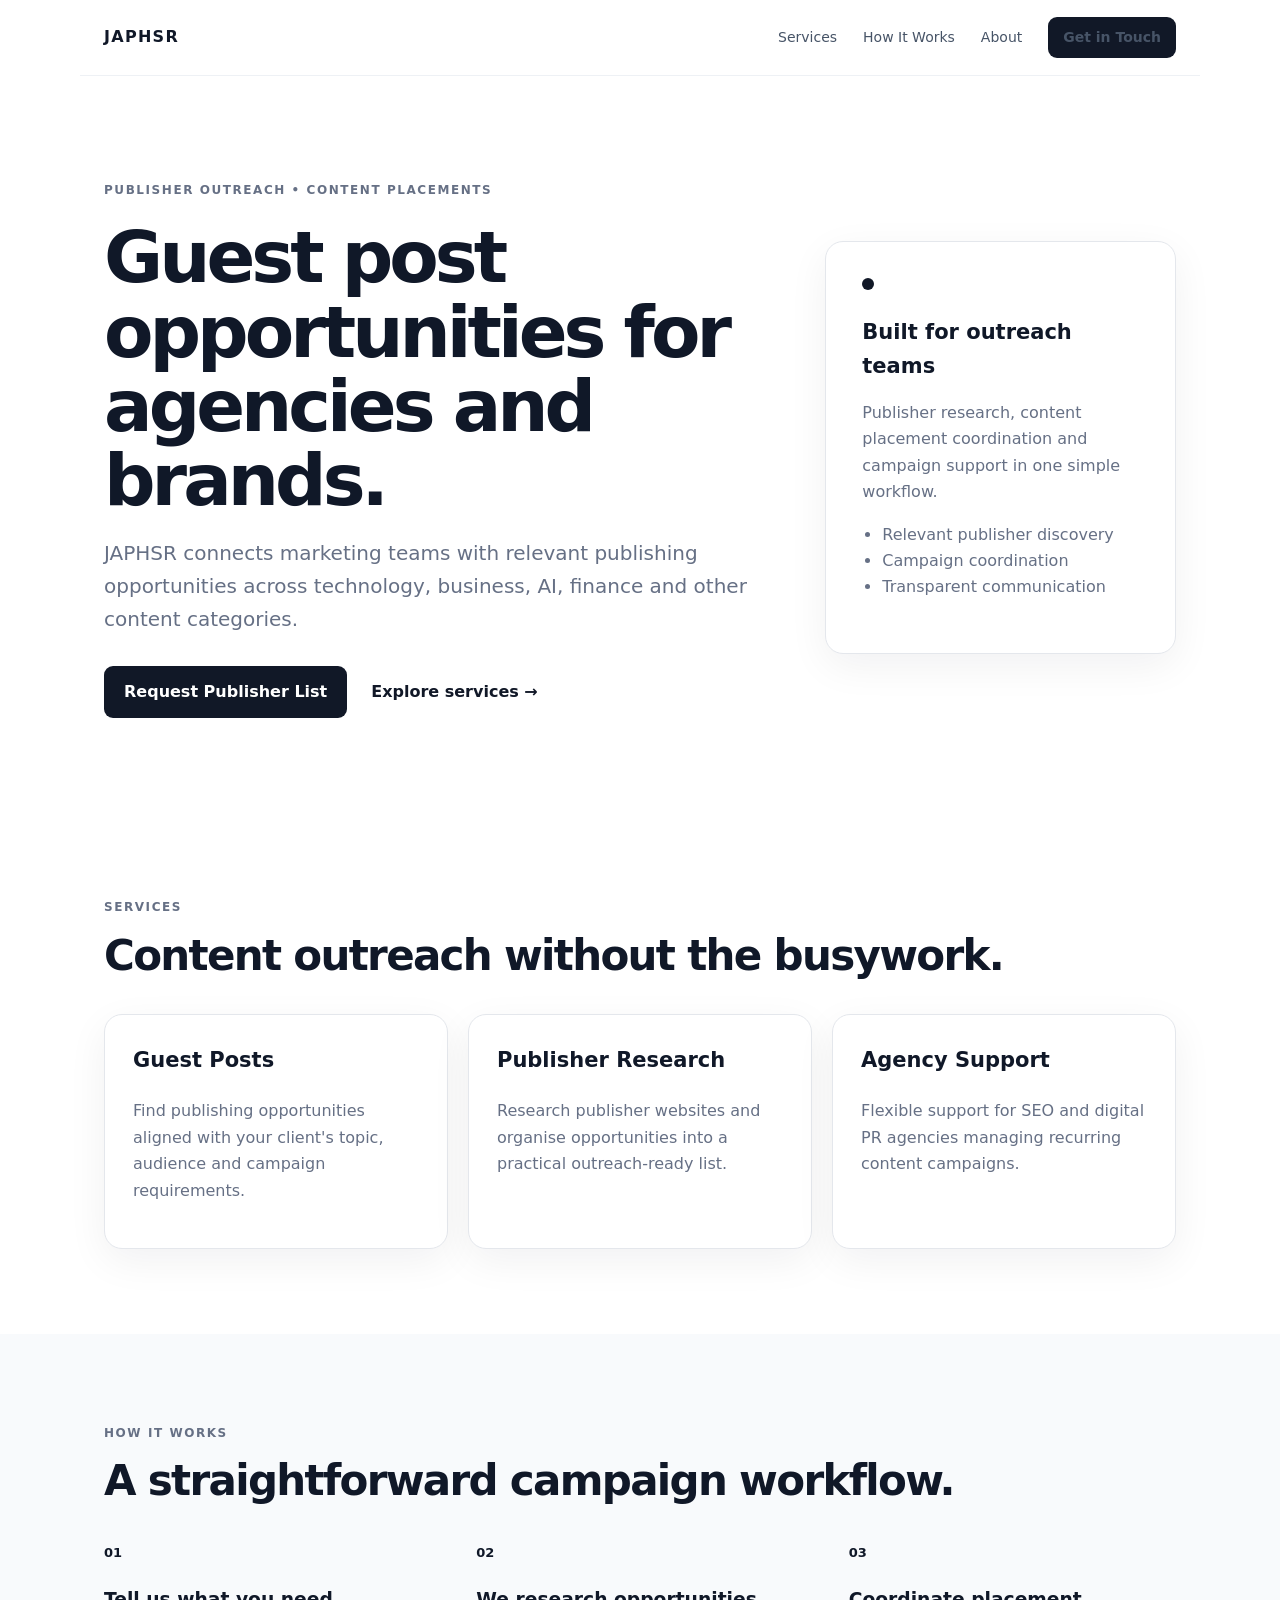
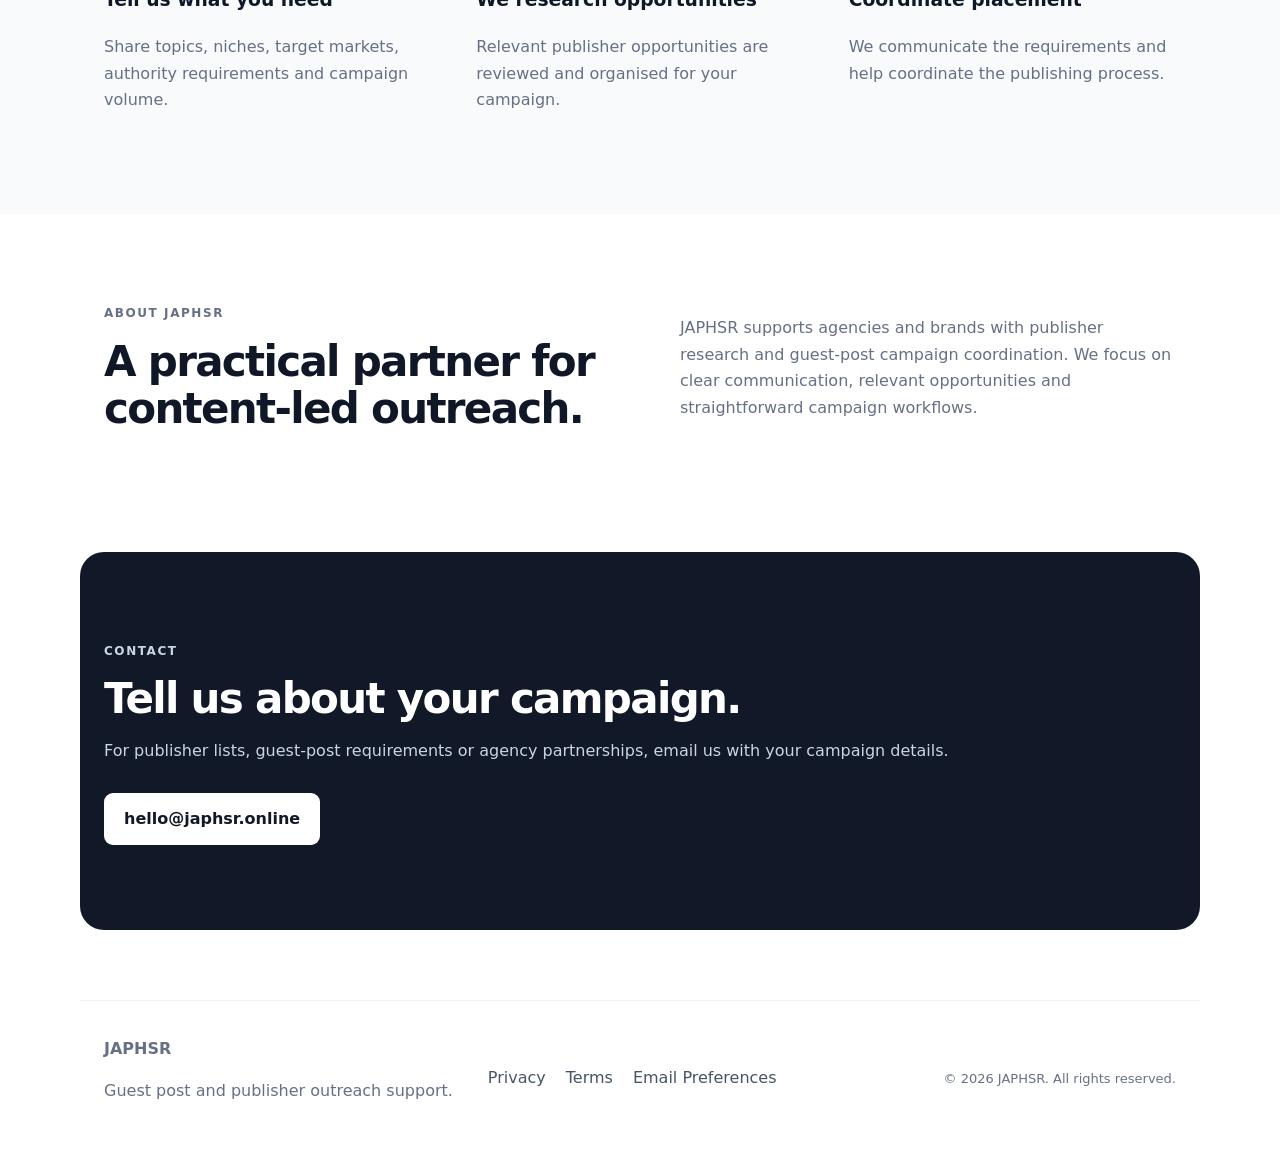
<file: index.html>
<!doctype html>
<html lang="en">
<head>
<meta charset="utf-8">
<meta name="viewport" content="width=device-width,initial-scale=1">
<title>JAPHSR | Guest Post & Publisher Outreach</title>
<meta name="description" content="JAPHSR helps brands and agencies discover relevant publisher opportunities for guest posts, digital PR and content outreach.">
<link rel="canonical" href="https://japhsr.online/">
<link rel="stylesheet" href="assets/style.css">
</head>
<body>
<header class="nav">
  <a class="brand" href="/">JAPHSR</a>
  <nav>
    <a href="#services">Services</a><a href="#process">How It Works</a><a href="#about">About</a><a class="btn small" href="#contact">Get in Touch</a>
  </nav>
</header>

<main>
<section class="hero">
  <div>
    <span class="eyebrow">PUBLISHER OUTREACH • CONTENT PLACEMENTS</span>
    <h1>Guest post opportunities for agencies and brands.</h1>
    <p class="lead">JAPHSR connects marketing teams with relevant publishing opportunities across technology, business, AI, finance and other content categories.</p>
    <div class="actions"><a class="btn" href="#contact">Request Publisher List</a><a class="textlink" href="#services">Explore services →</a></div>
  </div>
  <div class="card hero-card"><div class="dot"></div><h3>Built for outreach teams</h3><p>Publisher research, content placement coordination and campaign support in one simple workflow.</p><ul><li>Relevant publisher discovery</li><li>Campaign coordination</li><li>Transparent communication</li></ul></div>
</section>

<section id="services" class="section">
  <span class="eyebrow">SERVICES</span><h2>Content outreach without the busywork.</h2>
  <div class="grid three">
    <article class="card"><h3>Guest Posts</h3><p>Find publishing opportunities aligned with your client's topic, audience and campaign requirements.</p></article>
    <article class="card"><h3>Publisher Research</h3><p>Research publisher websites and organise opportunities into a practical outreach-ready list.</p></article>
    <article class="card"><h3>Agency Support</h3><p>Flexible support for SEO and digital PR agencies managing recurring content campaigns.</p></article>
  </div>
</section>

<section id="process" class="section muted">
  <span class="eyebrow">HOW IT WORKS</span><h2>A straightforward campaign workflow.</h2>
  <div class="steps">
    <div><b>01</b><h3>Tell us what you need</h3><p>Share topics, niches, target markets, authority requirements and campaign volume.</p></div>
    <div><b>02</b><h3>We research opportunities</h3><p>Relevant publisher opportunities are reviewed and organised for your campaign.</p></div>
    <div><b>03</b><h3>Coordinate placement</h3><p>We communicate the requirements and help coordinate the publishing process.</p></div>
  </div>
</section>

<section id="about" class="section">
  <div class="split"><div><span class="eyebrow">ABOUT JAPHSR</span><h2>A practical partner for content-led outreach.</h2></div><p>JAPHSR supports agencies and brands with publisher research and guest-post campaign coordination. We focus on clear communication, relevant opportunities and straightforward campaign workflows.</p></div>
</section>

<section id="contact" class="section contact">
  <span class="eyebrow">CONTACT</span><h2>Tell us about your campaign.</h2>
  <p>For publisher lists, guest-post requirements or agency partnerships, email us with your campaign details.</p>
  <a class="btn" href="mailto:hello@japhsr.online?subject=Guest%20Post%20Enquiry">hello@japhsr.online</a>
</section>
</main>

<footer>
  <div><strong>JAPHSR</strong><p>Guest post and publisher outreach support.</p></div>
  <div class="footerlinks"><a href="privacy.html">Privacy</a><a href="terms.html">Terms</a><a href="unsubscribe.html">Email Preferences</a></div>
  <p class="copy">© 2026 JAPHSR. All rights reserved.</p>
</footer>
</body></html>
</file>
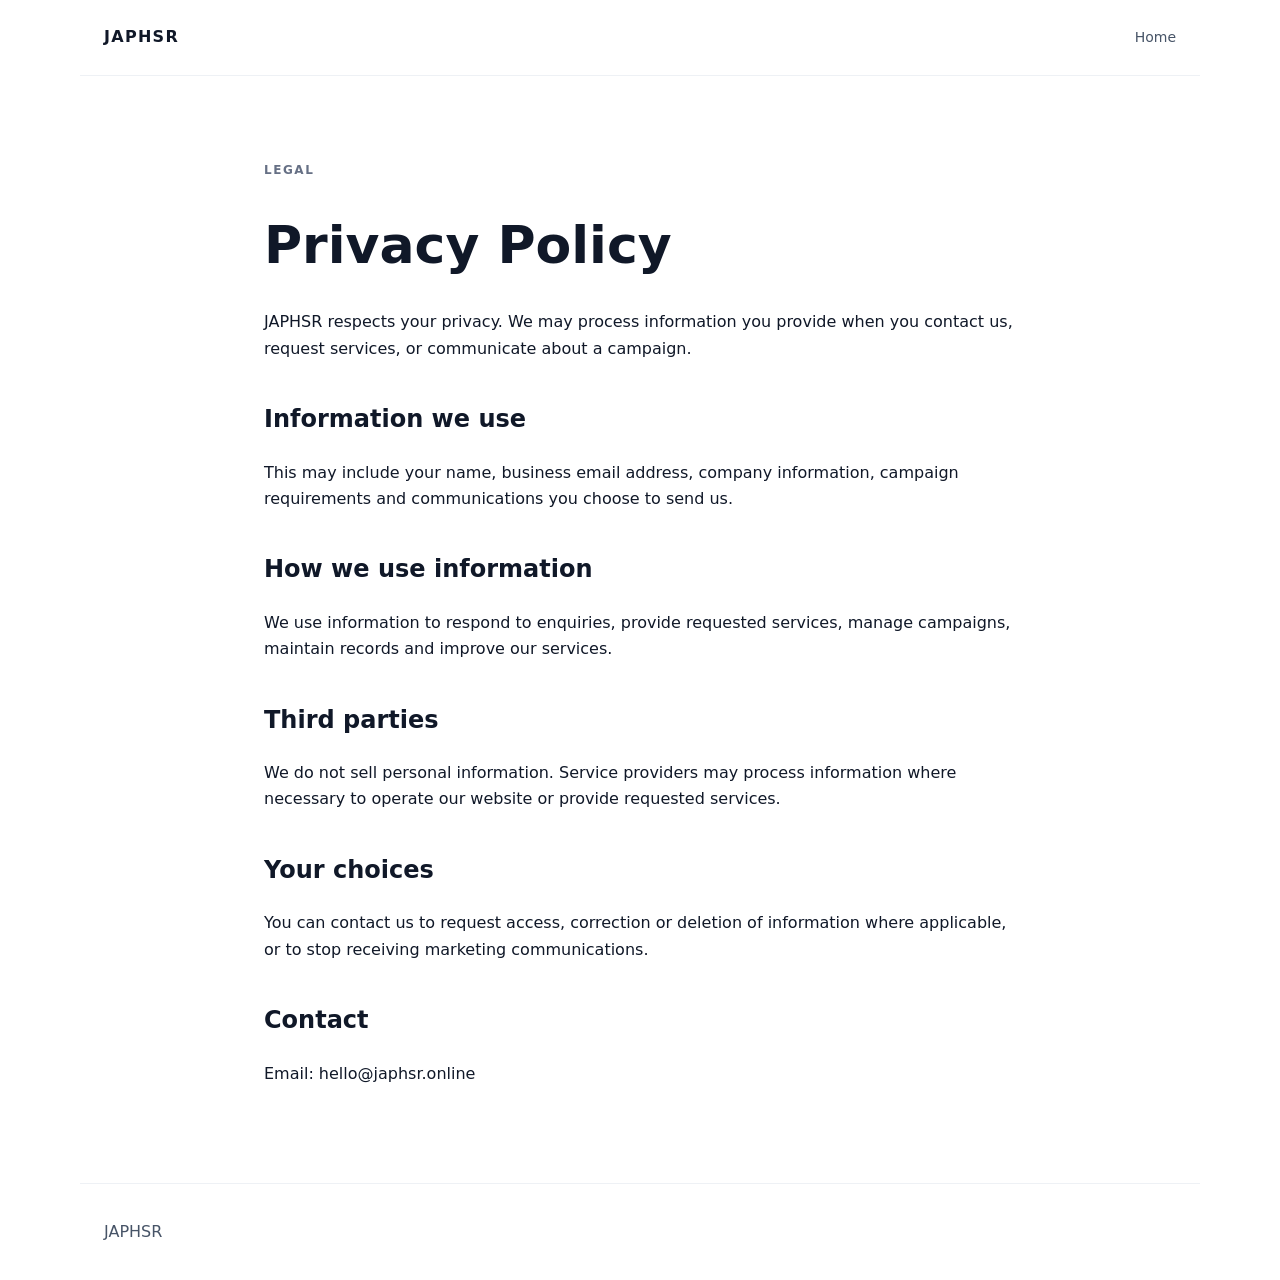
<file: privacy.html>
<!doctype html><html lang="en"><head><meta charset="utf-8"><meta name="viewport" content="width=device-width,initial-scale=1"><title>Privacy Policy | JAPHSR</title><link rel="stylesheet" href="assets/style.css"></head><body><header class="nav"><a class="brand" href="/">JAPHSR</a><nav><a href="/">Home</a></nav></header><main class="legal"><span class="eyebrow">LEGAL</span><h1>Privacy Policy</h1><p>JAPHSR respects your privacy. We may process information you provide when you contact us, request services, or communicate about a campaign.</p><h2>Information we use</h2><p>This may include your name, business email address, company information, campaign requirements and communications you choose to send us.</p><h2>How we use information</h2><p>We use information to respond to enquiries, provide requested services, manage campaigns, maintain records and improve our services.</p><h2>Third parties</h2><p>We do not sell personal information. Service providers may process information where necessary to operate our website or provide requested services.</p><h2>Your choices</h2><p>You can contact us to request access, correction or deletion of information where applicable, or to stop receiving marketing communications.</p><h2>Contact</h2><p>Email: hello@japhsr.online</p></main><footer><a href="/">JAPHSR</a></footer></body></html>
</file>
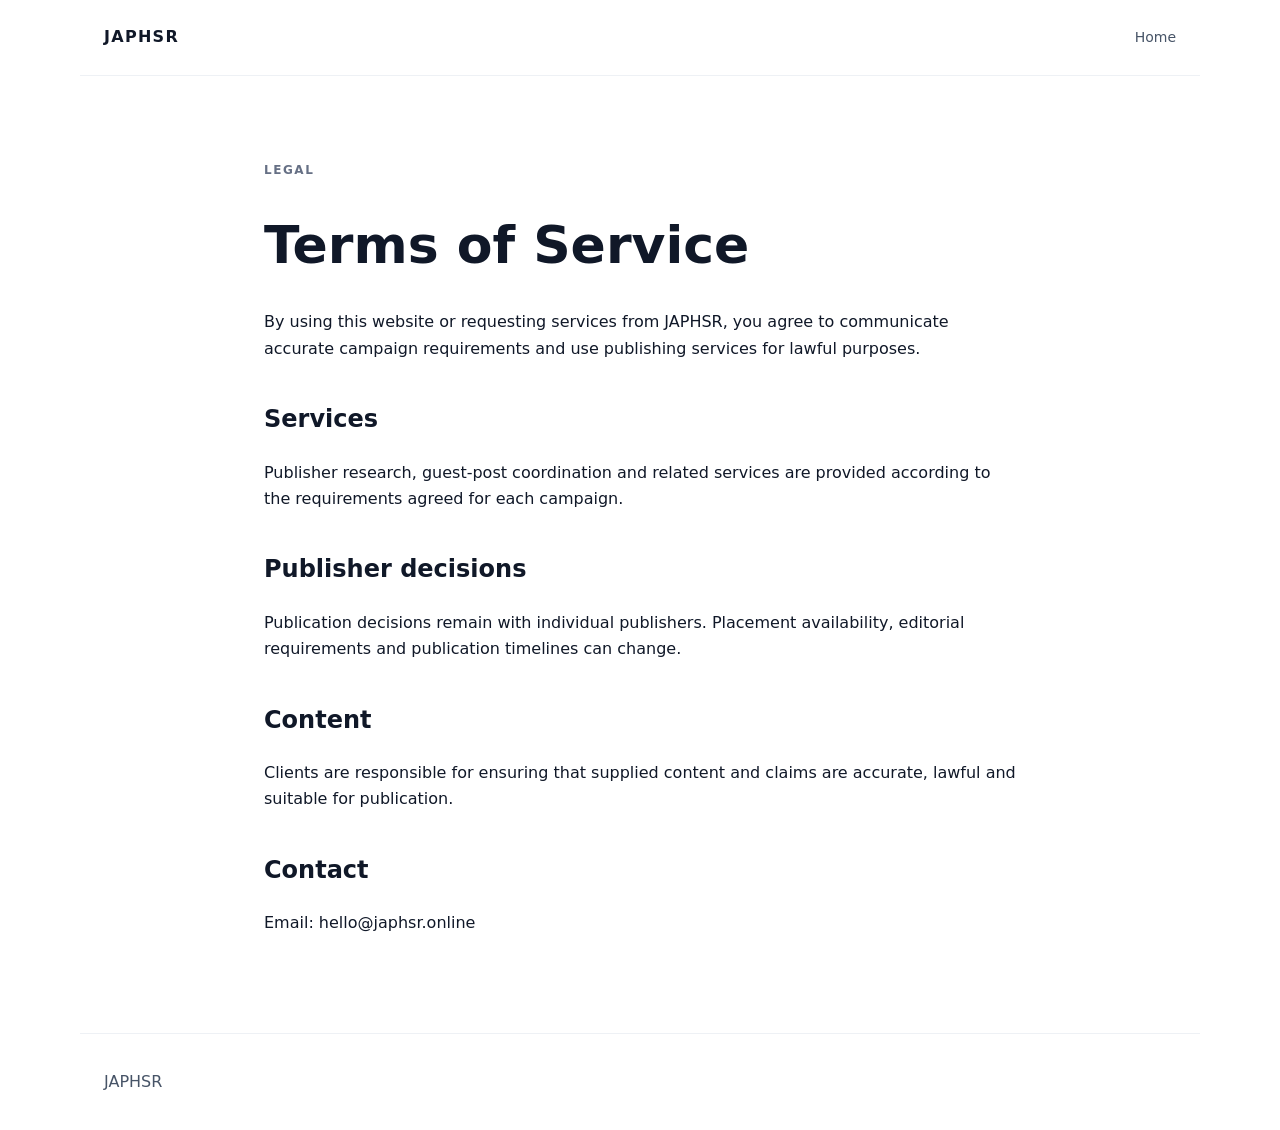
<file: terms.html>
<!doctype html><html lang="en"><head><meta charset="utf-8"><meta name="viewport" content="width=device-width,initial-scale=1"><title>Terms | JAPHSR</title><link rel="stylesheet" href="assets/style.css"></head><body><header class="nav"><a class="brand" href="/">JAPHSR</a><nav><a href="/">Home</a></nav></header><main class="legal"><span class="eyebrow">LEGAL</span><h1>Terms of Service</h1><p>By using this website or requesting services from JAPHSR, you agree to communicate accurate campaign requirements and use publishing services for lawful purposes.</p><h2>Services</h2><p>Publisher research, guest-post coordination and related services are provided according to the requirements agreed for each campaign.</p><h2>Publisher decisions</h2><p>Publication decisions remain with individual publishers. Placement availability, editorial requirements and publication timelines can change.</p><h2>Content</h2><p>Clients are responsible for ensuring that supplied content and claims are accurate, lawful and suitable for publication.</p><h2>Contact</h2><p>Email: hello@japhsr.online</p></main><footer><a href="/">JAPHSR</a></footer></body></html>
</file>
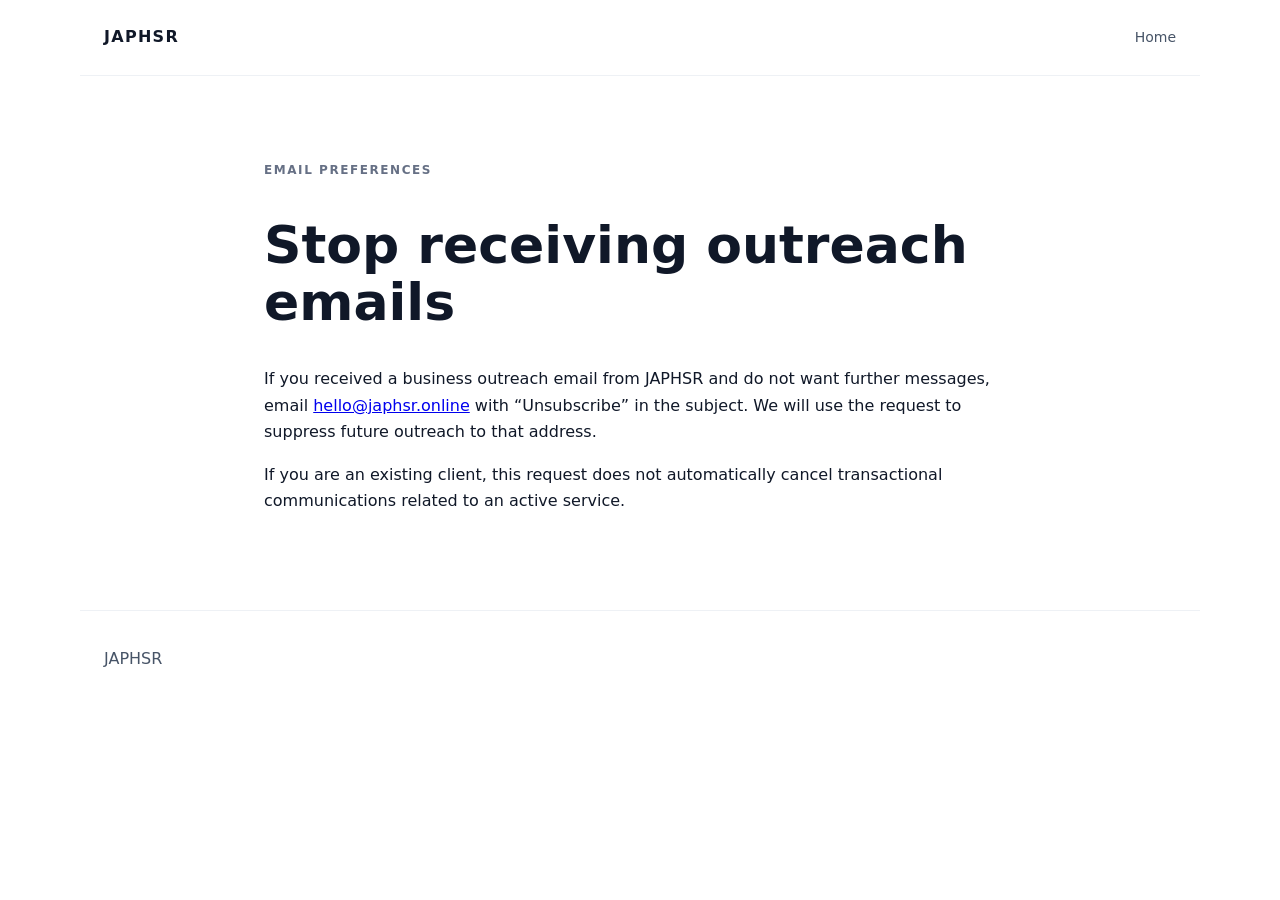
<file: unsubscribe.html>
<!doctype html><html lang="en"><head><meta charset="utf-8"><meta name="viewport" content="width=device-width,initial-scale=1"><title>Email Preferences | JAPHSR</title><link rel="stylesheet" href="assets/style.css"></head><body><header class="nav"><a class="brand" href="/">JAPHSR</a><nav><a href="/">Home</a></nav></header><main class="legal"><span class="eyebrow">EMAIL PREFERENCES</span><h1>Stop receiving outreach emails</h1><p>If you received a business outreach email from JAPHSR and do not want further messages, email <a href="mailto:hello@japhsr.online?subject=Unsubscribe">hello@japhsr.online</a> with “Unsubscribe” in the subject. We will use the request to suppress future outreach to that address.</p><p>If you are an existing client, this request does not automatically cancel transactional communications related to an active service.</p></main><footer><a href="/">JAPHSR</a></footer></body></html>
</file>
<file: assets/style.css>
*{box-sizing:border-box}html{scroll-behavior:smooth}body{margin:0;font-family:Inter,ui-sans-serif,system-ui,-apple-system,BlinkMacSystemFont,"Segoe UI",sans-serif;color:#101828;background:#fff;line-height:1.65}.nav{height:76px;display:flex;align-items:center;justify-content:space-between;max-width:1120px;margin:auto;padding:0 24px;border-bottom:1px solid #eef1f5}.brand{font-weight:900;letter-spacing:.08em;color:#101828;text-decoration:none}.nav nav{display:flex;align-items:center;gap:26px}.nav nav a{color:#475467;text-decoration:none;font-size:14px}.btn{display:inline-block;background:#111827;color:#fff;text-decoration:none;padding:13px 20px;border-radius:9px;font-weight:700}.btn.small{padding:9px 15px}.hero{max-width:1120px;margin:auto;padding:100px 24px 90px;display:grid;grid-template-columns:1.3fr .7fr;gap:70px;align-items:center}.eyebrow{font-size:12px;font-weight:800;letter-spacing:.13em;color:#667085}.hero h1{font-size:clamp(44px,6vw,72px);line-height:1.03;letter-spacing:-.055em;margin:18px 0}.lead{font-size:20px;color:#667085;max-width:690px}.actions{display:flex;align-items:center;gap:24px;margin-top:30px}.textlink{color:#111827;text-decoration:none;font-weight:700}.card{border:1px solid #e4e7ec;border-radius:18px;padding:28px;background:#fff;box-shadow:0 12px 40px rgba(16,24,40,.06)}.hero-card{padding:36px}.dot{width:12px;height:12px;border-radius:50%;background:#111827;margin-bottom:25px}.hero-card h3{font-size:24px;margin:0 0 10px}.hero-card ul{padding-left:20px;color:#667085}.section{max-width:1120px;margin:auto;padding:85px 24px}.section h2{font-size:42px;line-height:1.12;letter-spacing:-.04em;margin:12px 0 35px}.grid{display:grid;gap:20px}.three{grid-template-columns:repeat(3,1fr)}.card h3{margin-top:0;font-size:21px}.card p,.steps p,.split p{color:#667085}.muted{max-width:none;background:#f8fafc;padding-left:max(24px,calc((100vw - 1072px)/2));padding-right:max(24px,calc((100vw - 1072px)/2))}.steps{display:grid;grid-template-columns:repeat(3,1fr);gap:45px}.steps b{font-size:13px}.split{display:grid;grid-template-columns:1fr 1fr;gap:80px}.contact{background:#111827;color:#fff;border-radius:24px;margin-bottom:70px}.contact .eyebrow,.contact p{color:#cbd5e1}.contact h2{margin-bottom:15px}.contact .btn{background:#fff;color:#111827;margin-top:12px}footer{border-top:1px solid #eef1f5;max-width:1120px;margin:auto;padding:35px 24px;color:#667085;display:flex;gap:35px;align-items:center;flex-wrap:wrap}footer a{color:#475467;text-decoration:none}.footerlinks{display:flex;gap:20px}.copy{margin-left:auto;font-size:13px}.legal{max-width:800px;margin:auto;padding:80px 24px}.legal h1{font-size:52px;line-height:1.1}.legal h2{margin-top:38px}@media(max-width:800px){.nav nav a:not(.btn){display:none}.hero{grid-template-columns:1fr;padding-top:65px}.three,.steps,.split{grid-template-columns:1fr}.hero h1{font-size:48px}.section h2{font-size:34px}.copy{margin-left:0}}
</file>
